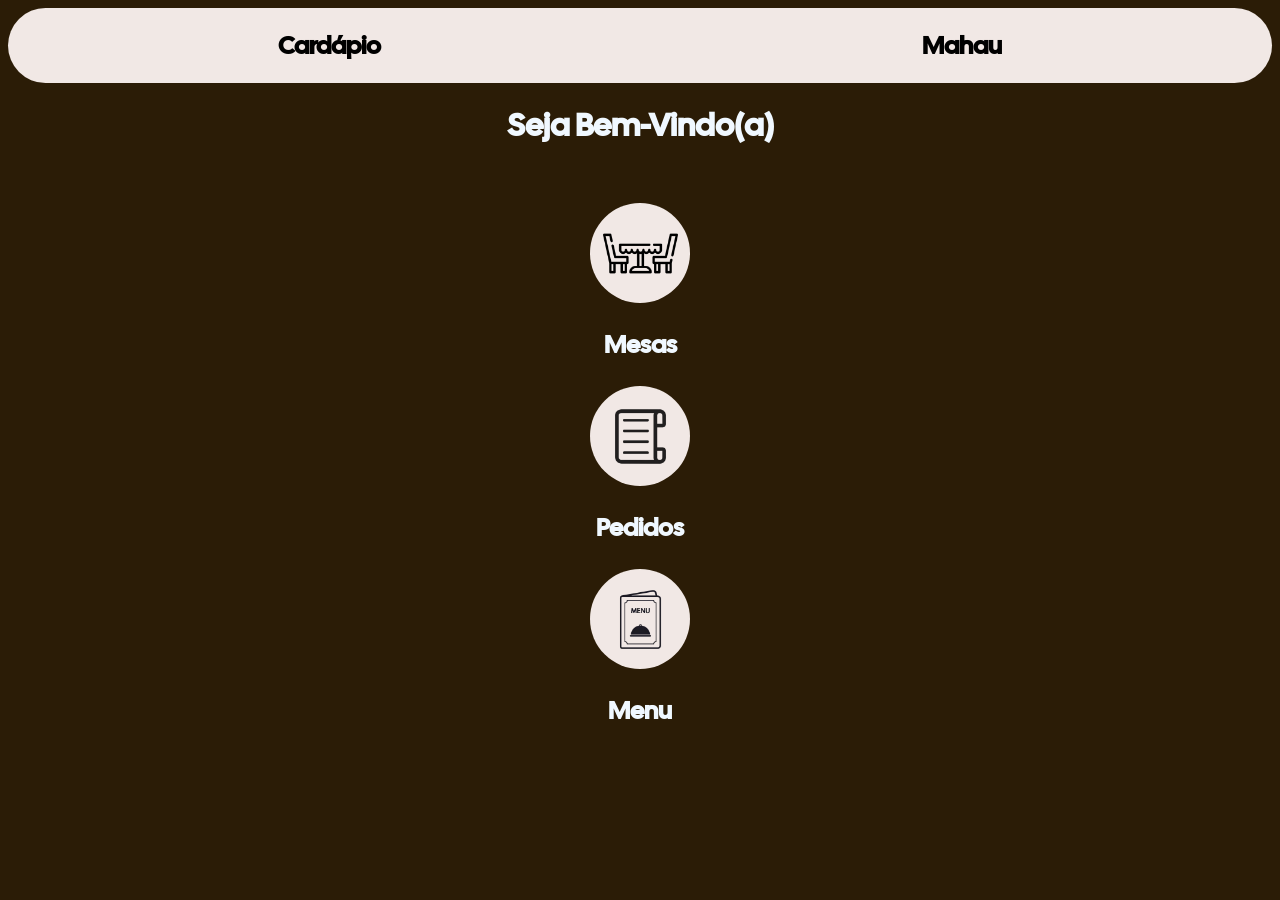
<file: index.html>
<!DOCTYPE html>
<html lang="pt-BR">

<head>
    <meta charset="UTF-8">
    <meta name="viewport" content="width=device-width, initial-scale=1.0">
    <title>Início</title>

    <link rel="stylesheet" href="./estilizacoes/style-index.css">
</head>

<body>
    <div class="head">
        <h2>Cardápio</h2>
        <h2>Mahau</h2>
    </div>
    <h1>Seja Bem-Vindo(a)</h1>

    <br>
    <br>

    <div class="nave">
        <a class="nav" href="mesas.html">
            <div class="bola"><img src="./imagens/icon-mesa.png" alt="" width="75px"></div>
        </a>
        <p>Mesas</p>

        <a class="nav" href="pedidos.html">
            <div class="bola"><img src="./imagens/icon-pedidos.png" alt="" width="75px"></div>
        </a>

        <p>Pedidos</p>
        <a class="nav" href="menu.html">
            <div class="bola"><img src="./imagens/icon-menu.png" alt="" width="75px"></div>
        </a>
        <p>Menu</p>
    </div>

</body>

</html>
</file>
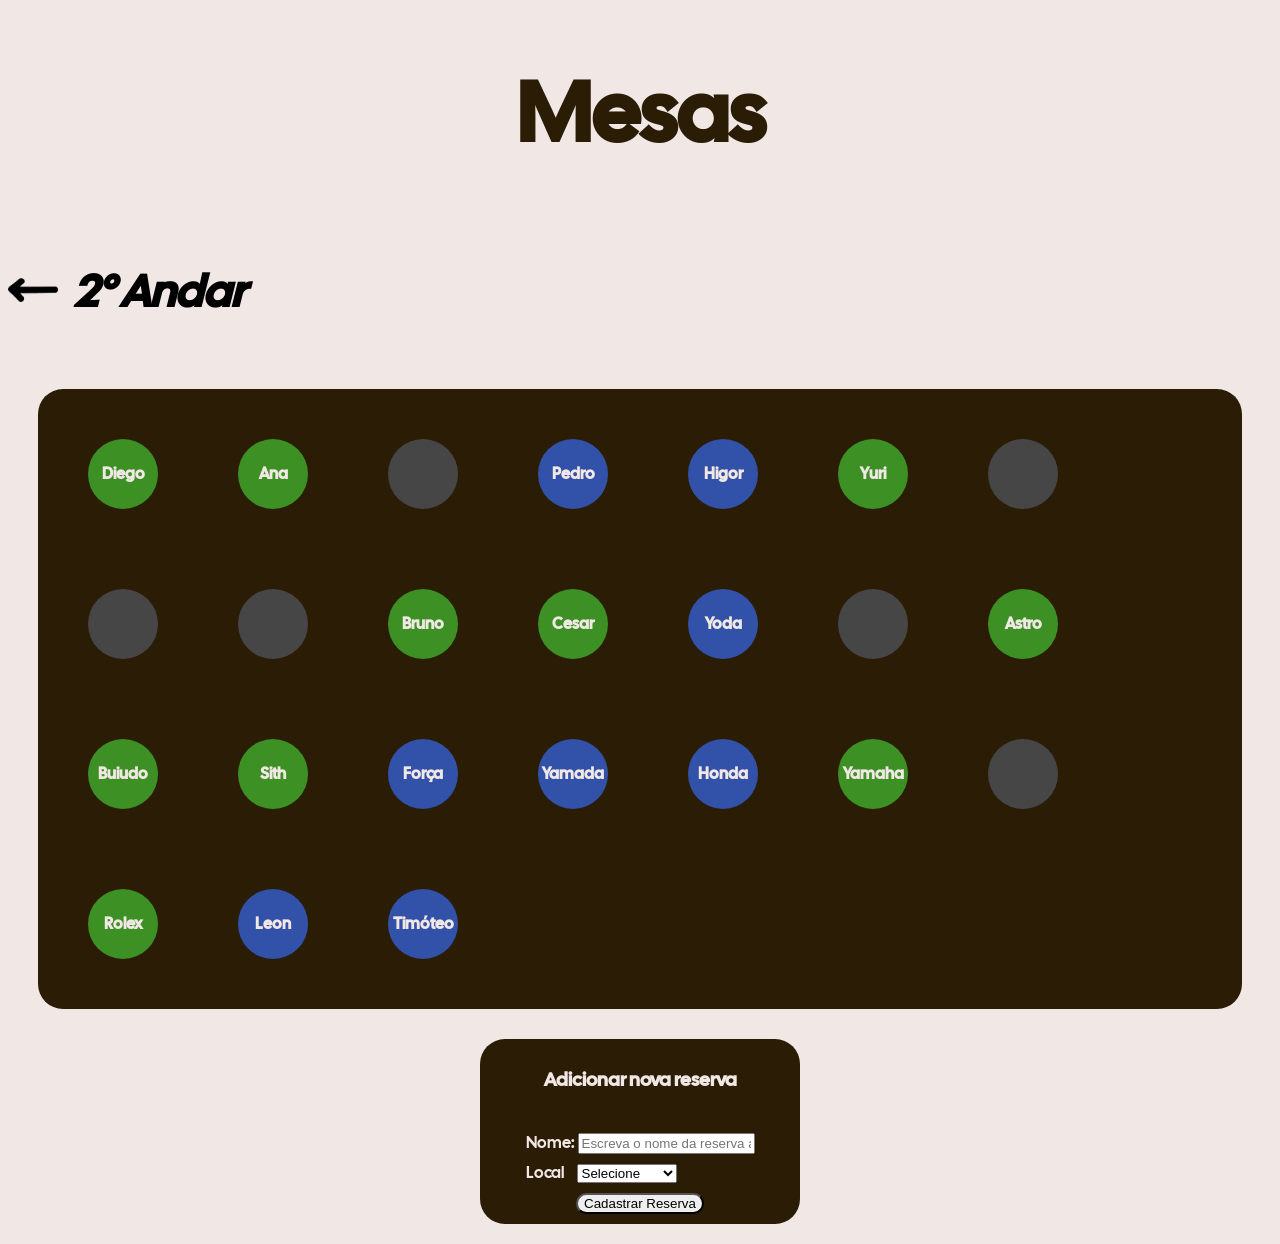
<file: mesas-2andar.html>
<!DOCTYPE html>
<html lang="pt-BR">

<head>
    <meta charset="UTF-8">
    <meta name="viewport" content="width=device-width, initial-scale=1.0">
    <title>2° andar</title>

    <link rel="stylesheet" href="./estilizacoes/style-mesas-2andar.css">
</head>

<body>
    <h1 class="titulo">Mesas</h1>

    <div class="nomeArea">
        <a href="./mesas.html"><img src="./imagens/img-seta.png" alt="seta-para-voltar-para-a-navegacao"
                width="50px"></a>
        <h2><em>2° Andar</em></h2>
    </div>

    <div class="quadro">
        <div class="bola-verde">Diego</div>
        <div class="bola-verde">Ana</div>
        <div class="bola-cinza"></div>
        <div class="bola-azul">Pedro</div>
        <div class="bola-azul">Higor</div>
        <div class="bola-verde">Yuri</div>
        <div class="bola-cinza"></div>
        <div class="bola-cinza"></div>
        <div class="bola-cinza"></div>
        <div class="bola-verde">Bruno</div>
        <div class="bola-verde">Cesar</div>
        <div class="bola-azul">Yoda</div>
        <div class="bola-cinza"></div>
        <div class="bola-verde">Astro</div>
        <div class="bola-verde">Buiudo</div>
        <div class="bola-verde">Sith</div>
        <div class="bola-azul">Força</div>
        <div class="bola-azul">Yamada</div>
        <div class="bola-azul">Honda</div>
        <div class="bola-verde">Yamaha</div>
        <div class="bola-cinza"></div>
        <div class="bola-verde">Rolex</div>
        <div class="bola-azul">Leon</div>
        <div class="bola-azul">Timóteo</div>
    </div>

    <div class="cadastro-mesa">
        <h3>Adicionar nova reserva</h3>
        <br>
        <form action="">
            <label for="nome">Nome:</label>
            <input type="text" name="nome" id="nome" required placeholder="Escreva o nome da reserva aqui...">
            <br>
            <label for="nome">Local</label>
            <select name="areas" id="areas">
                <option value="">Selecione</option>
                <option value="areaEterna">Área Externa</option>
                <option value="areaInterna">Área Interna</option>
                <option value="segundoAndar">2° Andar</option>
            </select>
            <br>
            <button type="submit">Cadastrar Reserva</button>
        </form>
    </div>
</body>

</html>
</file>
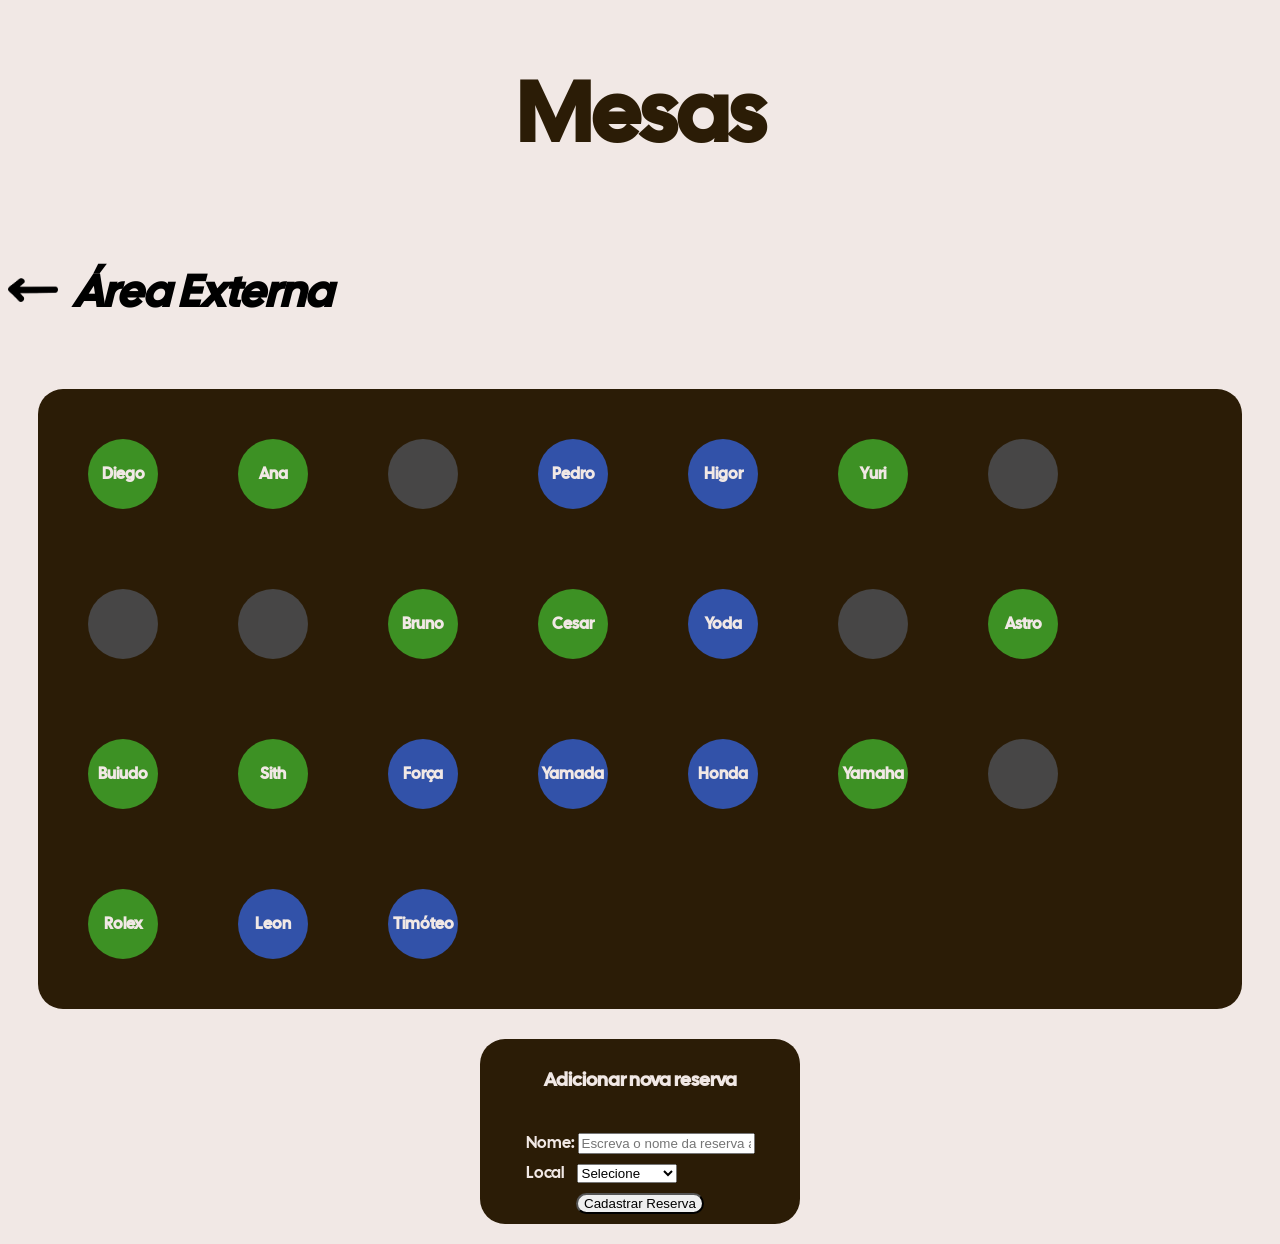
<file: mesas-areaExterna.html>
<!DOCTYPE html>
<html lang="pt-BR">

<head>
    <meta charset="UTF-8">
    <meta name="viewport" content="width=device-width, initial-scale=1.0">
    <title>Área Externa</title>

    <link rel="stylesheet" href="./estilizacoes/style-mesas-areaExterna.css">
</head>

<body>
    <h1 class="titulo">Mesas</h1>

    <div class="nomeArea">
        <a href="./mesas.html"><img src="./imagens/img-seta.png" alt="seta-para-voltar-para-a-navegacao"
                width="50px"></a>
        <h2><em>Área Externa</em></h2>
    </div>

    <div class="quadro">
        <div class="bola-verde">Diego</div>
        <div class="bola-verde">Ana</div>
        <div class="bola-cinza"></div>
        <div class="bola-azul">Pedro</div>
        <div class="bola-azul">Higor</div>
        <div class="bola-verde">Yuri</div>
        <div class="bola-cinza"></div>
        <div class="bola-cinza"></div>
        <div class="bola-cinza"></div>
        <div class="bola-verde">Bruno</div>
        <div class="bola-verde">Cesar</div>
        <div class="bola-azul">Yoda</div>
        <div class="bola-cinza"></div>
        <div class="bola-verde">Astro</div>
        <div class="bola-verde">Buiudo</div>
        <div class="bola-verde">Sith</div>
        <div class="bola-azul">Força</div>
        <div class="bola-azul">Yamada</div>
        <div class="bola-azul">Honda</div>
        <div class="bola-verde">Yamaha</div>
        <div class="bola-cinza"></div>
        <div class="bola-verde">Rolex</div>
        <div class="bola-azul">Leon</div>
        <div class="bola-azul">Timóteo</div>
    </div>

    <div class="cadastro-mesa">
        <h3>Adicionar nova reserva</h3>
        <br>
        <form action="">
            <label for="nome">Nome:</label>
            <input type="text" name="nome" id="nome" required placeholder="Escreva o nome da reserva aqui...">
            <br>
            <label for="nome">Local</label>
            <select name="areas" id="areas">
                <option value="">Selecione</option>
                <option value="areaEterna">Área Externa</option>
                <option value="areaInterna">Área Interna</option>
                <option value="segundoAndar">2° Andar</option>
            </select>
            <br>
            <button type="submit">Cadastrar Reserva</button>
        </form>
    </div>
</body>

</html>
</file>
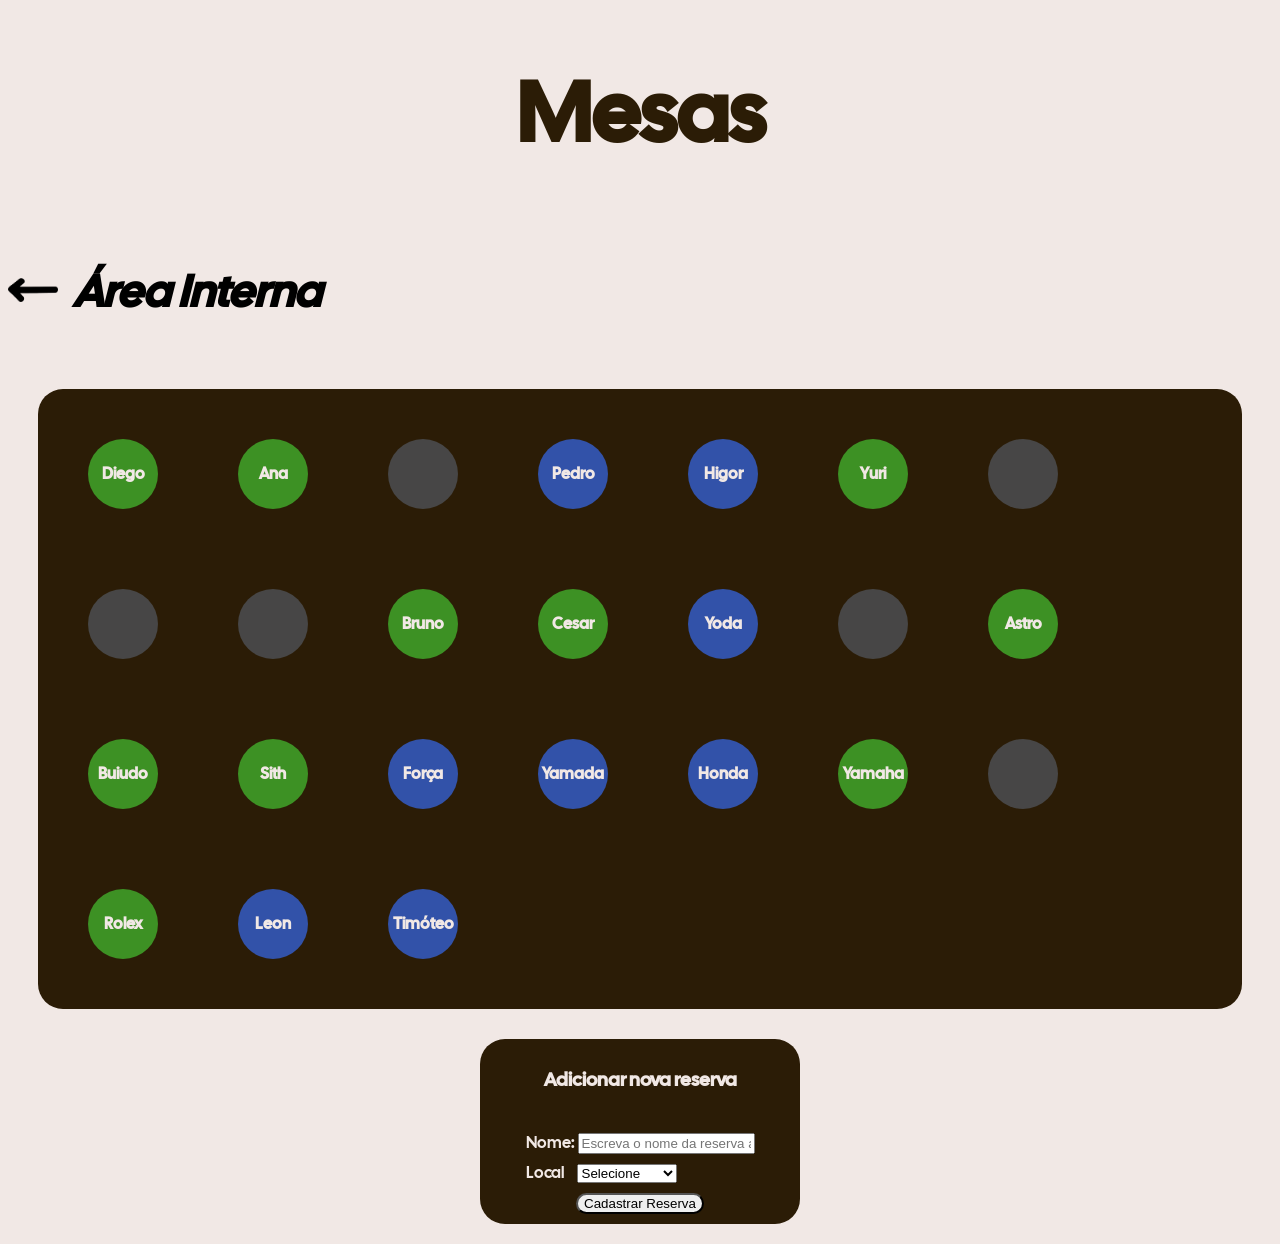
<file: mesas-areaInterna.html>
<!DOCTYPE html>
<html lang="pt-BR">

<head>
    <meta charset="UTF-8">
    <meta name="viewport" content="width=device-width, initial-scale=1.0">
    <title>Área interna</title>

    <link rel="stylesheet" href="./estilizacoes/style-mesas-areaInterna.css">
</head>

<body>
    <h1 class="titulo">Mesas</h1>

    <div class="nomeArea">
        <a href="./mesas.html"><img src="./imagens/img-seta.png" alt="seta-para-voltar-para-a-navegacao"
                width="50px"></a>
        <h2><em>Área Interna</em></h2>
    </div>

    <div class="quadro">
        <div class="bola-verde">Diego</div>
        <div class="bola-verde">Ana</div>
        <div class="bola-cinza"></div>
        <div class="bola-azul">Pedro</div>
        <div class="bola-azul">Higor</div>
        <div class="bola-verde">Yuri</div>
        <div class="bola-cinza"></div>
        <div class="bola-cinza"></div>
        <div class="bola-cinza"></div>
        <div class="bola-verde">Bruno</div>
        <div class="bola-verde">Cesar</div>
        <div class="bola-azul">Yoda</div>
        <div class="bola-cinza"></div>
        <div class="bola-verde">Astro</div>
        <div class="bola-verde">Buiudo</div>
        <div class="bola-verde">Sith</div>
        <div class="bola-azul">Força</div>
        <div class="bola-azul">Yamada</div>
        <div class="bola-azul">Honda</div>
        <div class="bola-verde">Yamaha</div>
        <div class="bola-cinza"></div>
        <div class="bola-verde">Rolex</div>
        <div class="bola-azul">Leon</div>
        <div class="bola-azul">Timóteo</div>
    </div>

    <div class="cadastro-mesa">
        <h3>Adicionar nova reserva</h3>
        <br>
        <form action="">
            <label for="nome">Nome:</label>
            <input type="text" name="nome" id="nome" required placeholder="Escreva o nome da reserva aqui...">
            <br>
            <label for="nome">Local</label>
            <select name="areas" id="areas">
                <option value="">Selecione</option>
                <option value="areaEterna">Área Externa</option>
                <option value="areaInterna">Área Interna</option>
                <option value="segundoAndar">2° Andar</option>
            </select>
            <br>
            <button type="submit">Cadastrar Reserva</button>
        </form>
    </div>
</body>

</html>
</file>
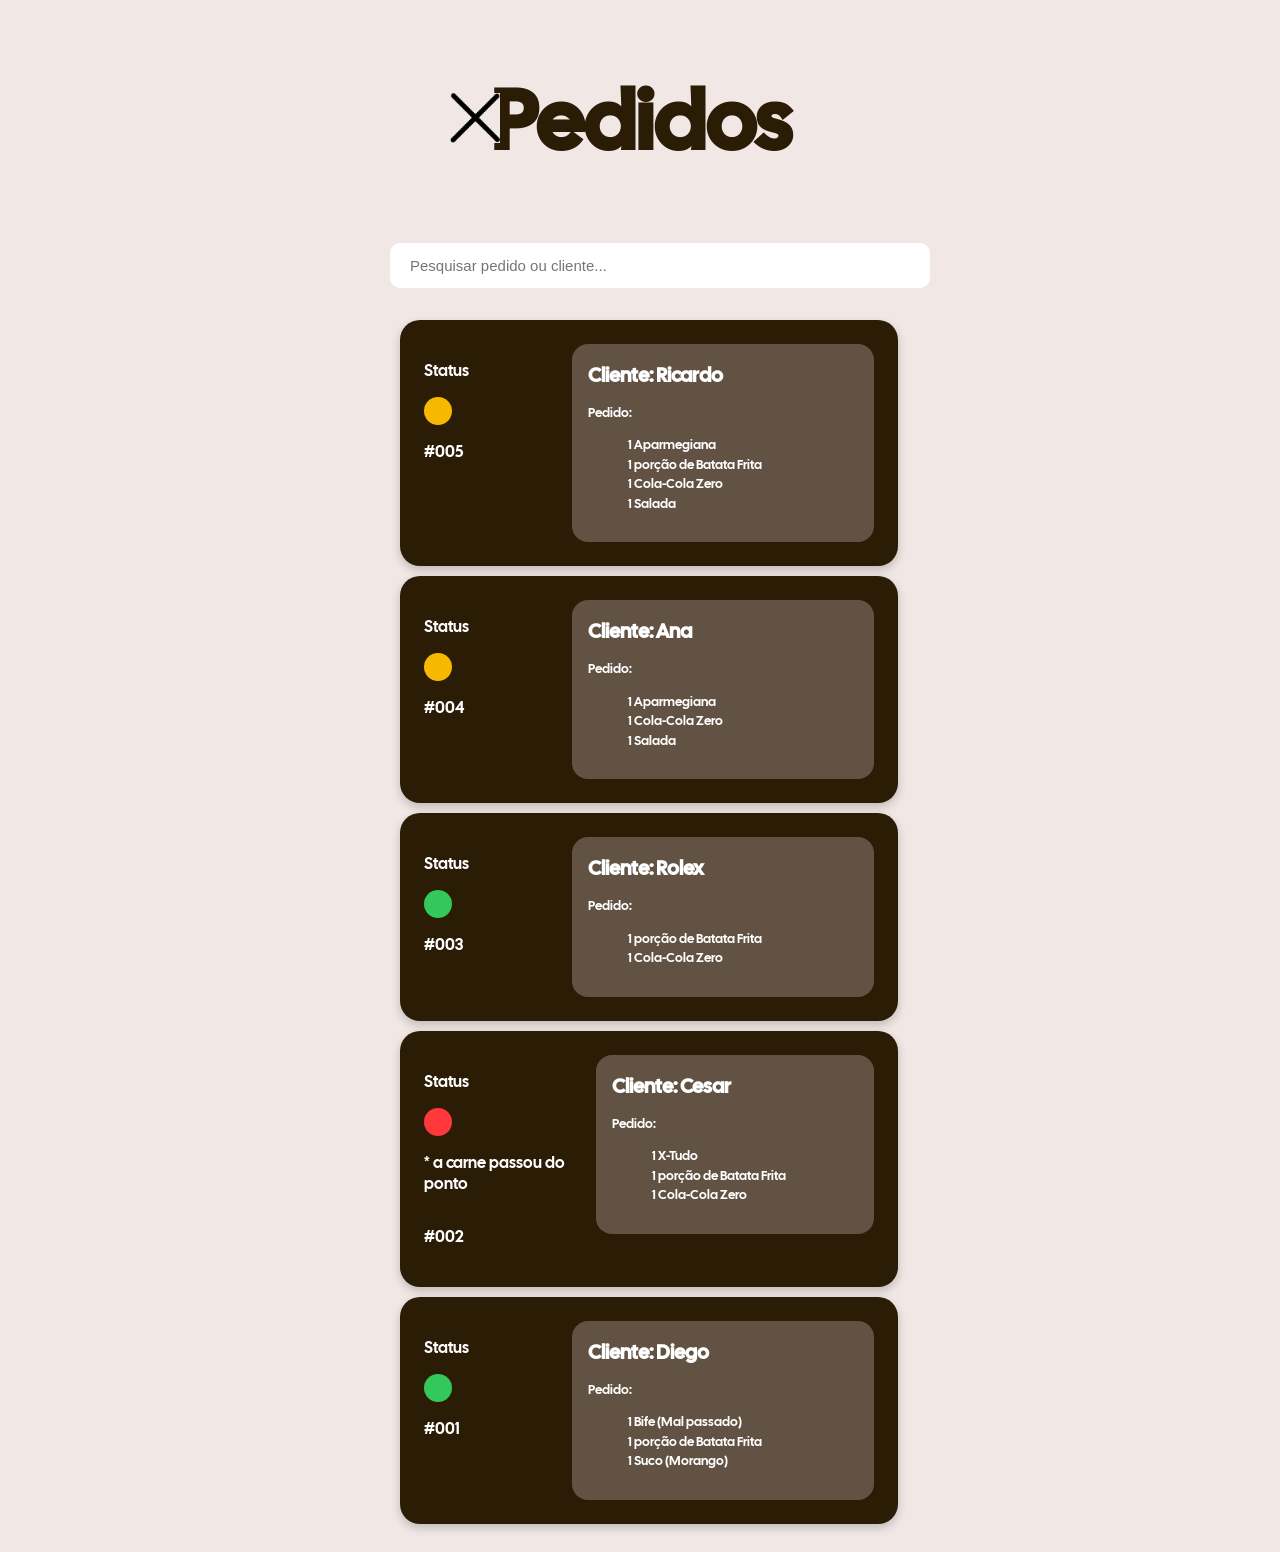
<file: pedidos.html>
<!DOCTYPE html>
<html lang="pt-BR">

<head>
    <meta charset="UTF-8">
    <meta name="viewport" content="width=device-width, initial-scale=1.0">
    <title>Pedidos</title>

    <link rel="stylesheet" href="./estilizacoes/style-pedidos.css">
</head>

<body>

    <div class="voltarMenu">
        <a href="./index.html"><img src="./imagens/letraX.png" alt="imagem-x-para-sair-da-tela" width="50px"></a>
        <h1 class="titulo">Pedidos</h1>
    </div>

    <div class="centralizaTudo">

        <div class="areaPesquisa">
            <form action="">
                <label for="pesquisa"></label>
                <input type="text" id="pesquisa" name="pesquisa" placeholder="Pesquisar pedido ou cliente..."
                    class="stylePesquisa">
            </form>
        </div>

        <div class="pedido">

            <div class="status">
                <div class="palavraStatus">
                    <p>Status</p>
                    <div class="bolinhaStatusAmarela"></div>
                </div>
                <p>#005</p>
            </div>

            <div class="dados">
                <p class="cliente">Cliente: Ricardo</p>
                <div>
                    <p>Pedido:</p>
                    <ul>
                        <li>1 Aparmegiana</li>
                        <li>1 porção de Batata Frita</li>
                        <li>1 Cola-Cola Zero</li>
                        <li>1 Salada</li>
                    </ul>
                </div>
            </div>
        </div>

        <div class="pedido">

            <div class="status">
                <div class="palavraStatus">
                    <p>Status</p>
                    <div class="bolinhaStatusAmarela"></div>
                </div>
                <p>#004</p>
            </div>

            <div class="dados">
                <p class="cliente">Cliente: Ana</p>
                <div>
                    <p>Pedido:</p>
                    <ul>
                        <li>1 Aparmegiana</li>
                        <li>1 Cola-Cola Zero</li>
                        <li>1 Salada</li>
                    </ul>
                </div>
            </div>
        </div>

        <div class="pedido">

            <div class="status">
                <div class="palavraStatus">
                    <p>Status</p>
                    <div class="bolinhaStatusVerde"></div>
                </div>
                <p>#003</p>
            </div>

            <div class="dados">
                <p class="cliente">Cliente: Rolex</p>
                <div>
                    <p>Pedido:</p>
                    <ul>
                        <li>1 porção de Batata Frita</li>
                        <li>1 Cola-Cola Zero</li>
                    </ul>
                </div>
            </div>
        </div>

        <div class="pedido">

            <div class="status">
                <div class="palavraStatus">
                    <p>Status</p>
                    <div class="bolinhaStatusVermelha"></div>
                    <p>* a carne passou do ponto</p>
                </div>
                <p>#002</p>
            </div>

            <div class="dados">
                <p class="cliente">Cliente: Cesar</p>
                <div>
                    <p>Pedido:</p>
                    <ul>
                        <li>1 X-Tudo</li>
                        <li>1 porção de Batata Frita</li>
                        <li>1 Cola-Cola Zero</li>
                    </ul>
                </div>
            </div>
        </div>
        
        <div class="pedido">
            
            <div class="status">
                <div class="palavraStatus">
                    <p>Status</p>
                    <div class="bolinhaStatusVerde"></div>
                </div>
                <p>#001</p>
            </div>
            
            <div class="dados">
                <p class="cliente">Cliente: Diego</p>
                <div>
                    <p>Pedido:</p>
                    <ul>
                        <li>1 Bife (Mal passado)</li>
                        <li>1 porção de Batata Frita</li>
                        <li>1 Suco (Morango)</li>
                    </ul>
                </div>
            </div>
        </div>
    </div>

</body>

</html>
</file>
<file: estilizacoes/style-index.css>
@font-face {
    font-family: 'Cal Sans';
    src: url('../fonts/CalSans-Regular.ttf') format('truetype');
    font-weight: 400;
    font-style: normal;
}

body {
    background-color: #2B1C06;
}

.nave {
    display: flex;
    font-weight: bold;
    flex-direction: column;
    color: aliceblue;
    justify-content: center;
    align-items: center;
    text-align: center;
    font-size: 25px;
    font-family: 'Cal Sans', sans-serif;
}

.nave p {
    display: flex;
    font-weight: bold;
    flex-direction: column;
    color: aliceblue;
    font-family: 'Cal Sans', sans-serif;
}

h1 {
    text-align: center;
    font-family: 'Cal Sans', sans-serif;
    color: aliceblue;
}

.bola {

    width: 100px;
    height: 100px;
    background-color: #F1E8E5;
    border-radius: 50px;
    display: flex;
    justify-content: center;
    align-items: center;
}

.head {
    display: flex;
    justify-content: space-around;
    font-family: 'Cal Sans', sans-serif;
    background-color: #F1E8E5;
    border-radius: 100px;
}

.head h2 {
    font-family: 'Cal Sans', sans-serif;
    color: black;
    font-size: 25px;
}
</file>
<file: estilizacoes/style-mesas-2andar.css>
@font-face {
    font-family: 'Cal Sans';
    src: url('../fonts/CalSans-Regular.ttf') format('truetype');
    font-weight: 400;
    font-style: normal;
}

body {
    background-color: #F1E8E5;
}

.titulo {
    text-align: center;
    font-family: 'Cal Sans', sans-serif;
    color: #2B1C06;
    font-size: 85px;
}

.bola-verde {
    display: flex;
    width: 70px;
    height: 70px;
    font-family: 'Cal Sans', sans-serif;
    font-weight: bold;
    color: #F1E8E5;
    background-color: #3d9124;
    border-radius: 50px;
    margin: 30px;
    justify-content: center;
    align-items: center;
}

.bola-azul {
    display: flex;
    width: 70px;
    height: 70px;
    font-family: 'Cal Sans', sans-serif;
    font-weight: bold;
    color: #F1E8E5;
    background-color: #3252a9;
    border-radius: 50px;
    margin: 30px;
    justify-content: center;
    align-items: center;
}

.bola-cinza {
    display: flex;
    width: 70px;
    height: 70px;
    font-family: 'Cal Sans', sans-serif;
    font-weight: bold;
    color: #F1E8E5;
    background-color: #474646;
    border-radius: 50px;
    margin: 30px;
    justify-content: center;
    align-items: center;
}

.nomeArea {
    display: flex;
    text-align: center;
    font-family: 'Cal Sans', sans-serif;
    color: black;
    font-size: 30px;
    align-items: center;
    gap: 15px;
}

.quadro {
    display: flex;
    background-color: #2B1C06;
    border-radius: 25px;
    margin: 30px;
    height: auto;
    gap: 20px;
    flex-wrap: wrap;
    padding: 20px;
}

.cadastro-mesa {
    display: flex;
    justify-content: center;
    background-color: #2B1C06;
    border-radius: 25px;
    flex-direction: column;
    align-items: center;
    padding: 10px;
    font-family: 'Cal Sans', sans-serif;
    color: #F1E8E5;
    width: 300px;
    margin: 20px auto;
}

.cadastro-mesa button {
    display: block;
    border-radius: 30px;
    text-align: center;
    margin: 0 auto;
}

.cadastro-mesa select {
    margin: 10px;
}
</file>
<file: estilizacoes/style-mesas-areaExterna.css>
@font-face {
    font-family: 'Cal Sans';
    src: url('../fonts/CalSans-Regular.ttf') format('truetype');
    font-weight: 400;
    font-style: normal;
}

body {
    background-color: #F1E8E5;
}

.titulo {
    text-align: center;
    font-family: 'Cal Sans', sans-serif;
    color: #2B1C06;
    font-size: 85px;
}

.bola-verde {
    display: flex;
    width: 70px;
    height: 70px;
    font-family: 'Cal Sans', sans-serif;
    font-weight: bold;
    color: #F1E8E5;
    background-color: #3d9124;
    border-radius: 50px;
    margin: 30px;
    justify-content: center;
    align-items: center;
}

.bola-azul {
    display: flex;
    width: 70px;
    height: 70px;
    font-family: 'Cal Sans', sans-serif;
    font-weight: bold;
    color: #F1E8E5;
    background-color: #3252a9;
    border-radius: 50px;
    margin: 30px;
    justify-content: center;
    align-items: center;
}

.bola-cinza {
    display: flex;
    width: 70px;
    height: 70px;
    background-color: #474646;
    border-radius: 50px;
    margin: 30px;
    justify-content: center;
    align-items: center;
}

.nomeArea {
    display: flex;
    text-align: center;
    font-family: 'Cal Sans', sans-serif;
    color: black;
    font-size: 30px;
    align-items: center;
    gap: 15px;
}

.quadro {
    display: flex;
    background-color: #2B1C06;
    border-radius: 25px;
    margin: 30px;
    height: auto;
    gap: 20px;
    flex-wrap: wrap;
    padding: 20px;
}

.cadastro-mesa {
    display: flex;
    justify-content: center;
    background-color: #2B1C06;
    border-radius: 25px;
    flex-direction: column;
    align-items: center;
    padding: 10px;
    font-family: 'Cal Sans', sans-serif;
    color: #F1E8E5;
    width: 300px;
    margin: 20px auto;
}

.cadastro-mesa button {
    display: block;
    border-radius: 30px;
    text-align: center;
    margin: 0 auto;
}

.cadastro-mesa select {
    margin: 10px;
}
</file>
<file: estilizacoes/style-mesas-areaInterna.css>
@font-face {
    font-family: 'Cal Sans';
    src: url('../fonts/CalSans-Regular.ttf') format('truetype');
    font-weight: 400;
    font-style: normal;
}

body {
    background-color: #F1E8E5;
}

.titulo {
    text-align: center;
    font-family: 'Cal Sans', sans-serif;
    color: #2B1C06;
    font-size: 85px;
}

.bola-verde {
    display: flex;
    width: 70px;
    height: 70px;
    font-family: 'Cal Sans', sans-serif;
    font-weight: bold;
    color: #F1E8E5;
    background-color: #3d9124;
    border-radius: 50px;
    margin: 30px;
    justify-content: center;
    align-items: center;
}

.bola-azul {
    display: flex;
    width: 70px;
    height: 70px;
    font-family: 'Cal Sans', sans-serif;
    font-weight: bold;
    color: #F1E8E5;
    background-color: #3252a9;
    border-radius: 50px;
    margin: 30px;
    justify-content: center;
    align-items: center;
}

.bola-cinza {
    display: flex;
    width: 70px;
    height: 70px;
    background-color: #474646;
    border-radius: 50px;
    margin: 30px;
    justify-content: center;
    align-items: center;
}

.nomeArea {
    display: flex;
    text-align: center;
    font-family: 'Cal Sans', sans-serif;
    color: black;
    font-size: 30px;
    align-items: center;
    gap: 15px;
}

.quadro {
    display: flex;
    background-color: #2B1C06;
    border-radius: 25px;
    margin: 30px;
    height: auto;
    gap: 20px;
    flex-wrap: wrap;
    padding: 20px;
}

.cadastro-mesa {
    display: flex;
    justify-content: center;
    background-color: #2B1C06;
    border-radius: 25px;
    flex-direction: column;
    align-items: center;
    padding: 10px;
    font-family: 'Cal Sans', sans-serif;
    color: #F1E8E5;
    width: 300px;
    margin: 20px auto;
}

.cadastro-mesa button {
    display: block;
    border-radius: 30px;
    text-align: center;
    margin: 0 auto;
}

.cadastro-mesa select {
    margin: 10px;
}
</file>
<file: estilizacoes/style-pedidos.css>
@font-face {
    font-family: 'Cal Sans';
    src: url('../fonts/CalSans-Regular.ttf') format('truetype');
    font-weight: 400;
    font-style: normal;
}

body {
    background-color: #F1E8E5;
}

.titulo {
    text-align: center;
    font-family: 'Cal Sans', sans-serif;
    color: #2B1C06;
    font-size: 85px;
}

.areaPesquisa {
    width: 500px;
    margin-bottom: 32px;
}

.stylePesquisa {
    width: 100%;
    padding: 14px 20px;
    font-size: 15px;
    border-radius: 10px;
    border: none;
}

.pedido {
    display: flex;
    font-family: 'Cal Sans', sans-serif;
    background-color: #2B1C06;
    color: #ffffff;
    width: 450px;
    margin: 10px;
    padding: 24px;
    border-radius: 20px;
    justify-content: space-between;
    align-items: flex-start;
    box-shadow: 0 4px 10px rgba(0, 0, 0, 0.2);
}

.status {
    display: flex;
    flex-direction: column;
}

.palavraStatus {
    display: flex;
    flex-direction: column;
}

.bolinhaStatusVerde {
    width: 28px;
    height: 28px;
    background-color: #34C759;
    border-radius: 50px;
}

.bolinhaStatusAmarela {
    width: 28px;
    height: 28px;
    background-color: #f7b900;
    border-radius: 50px;
}

.bolinhaStatusVermelha {
    width: 28px;
    height: 28px;
    background-color: #FF383C;
    border-radius: 50px;
}

.dados {
    background-color: #615243;
    padding: 16px;
    border-radius: 16px;
    width: 60%;
    font-size: 13px;
    line-height: 1.5;
}

.cliente {
    font-weight: bold;
    font-size: 20px;
    margin: 0px;
}

.dados ul {
    list-style: none;
}

.dados li {
    color: #ffffff;
}

.voltarMenu {
    display: flex;
    text-align: center;
    justify-content: center;
    align-items: center;
}

.voltarMenu a{
    position: absolute;
    left: 450px;
}

.centralizaTudo {
    max-width: 500px;
    margin: 0 auto;
    padding: 10px;

}
</file>
